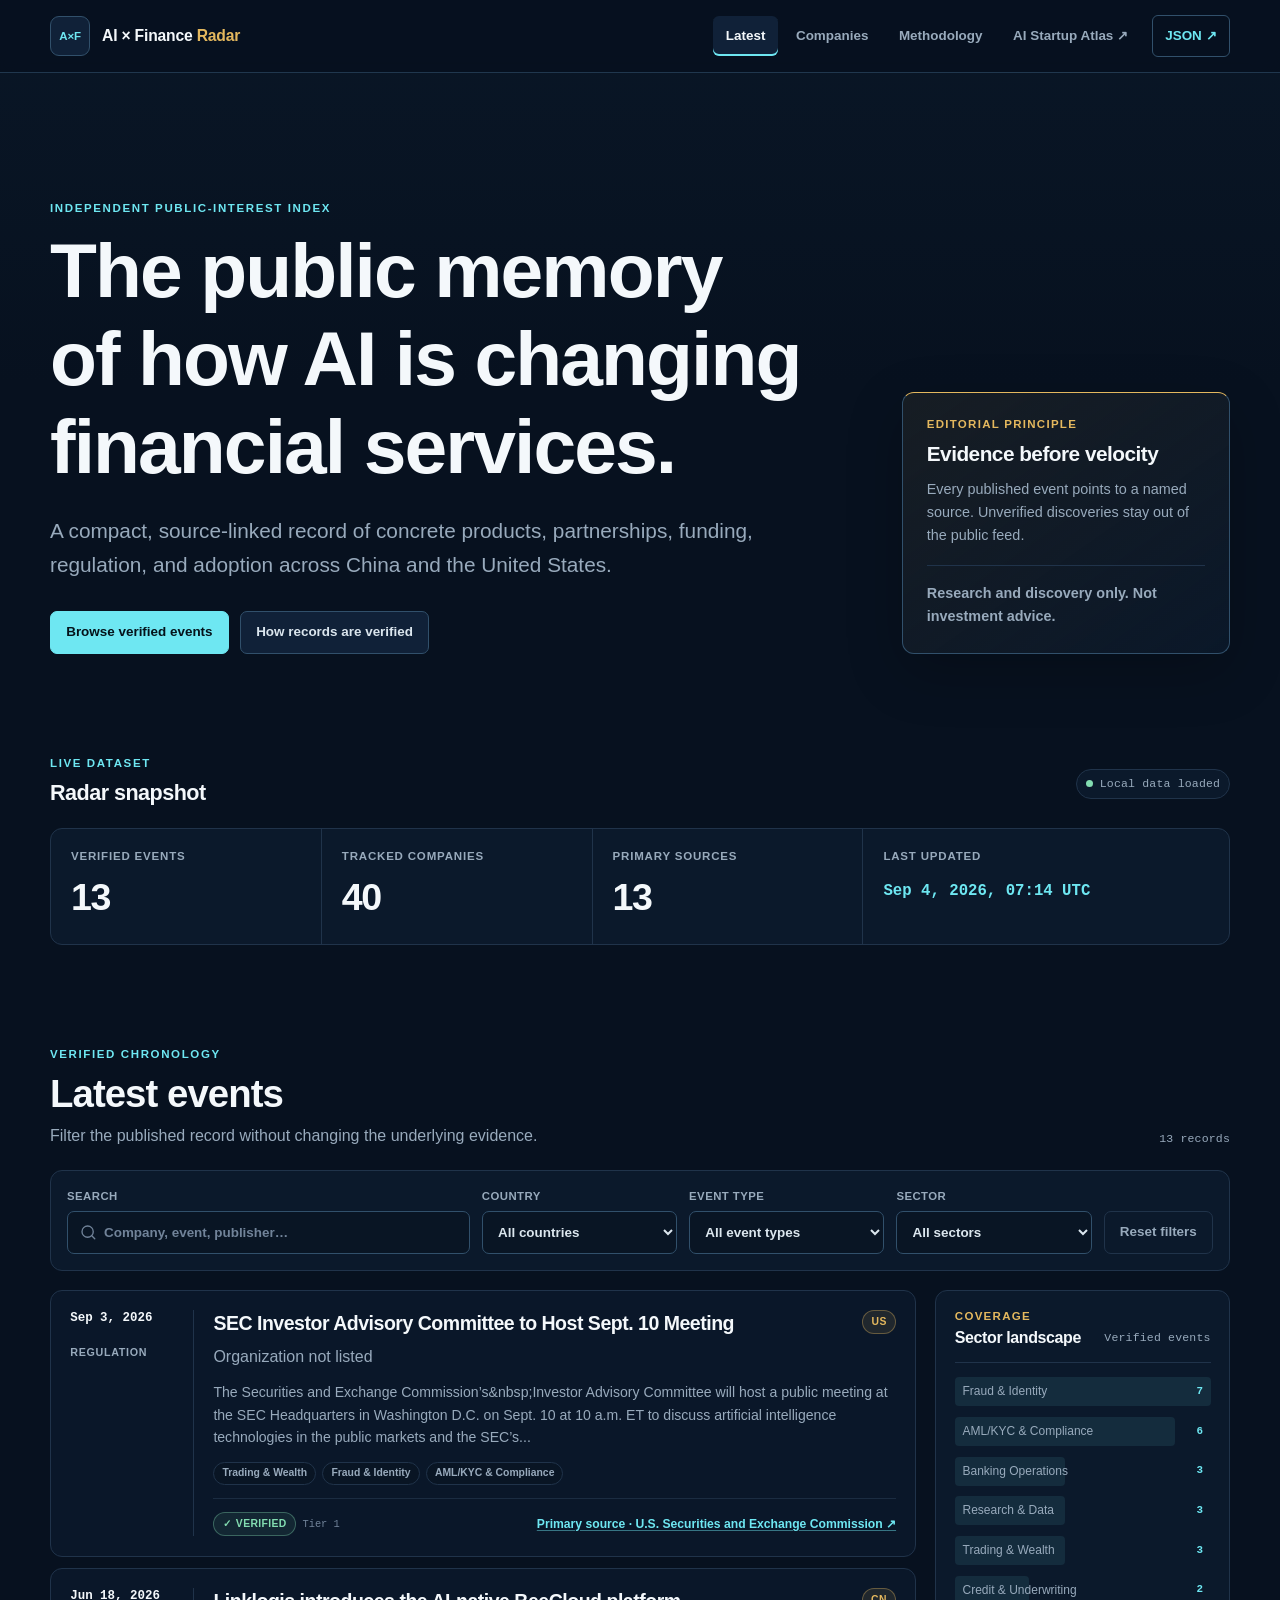
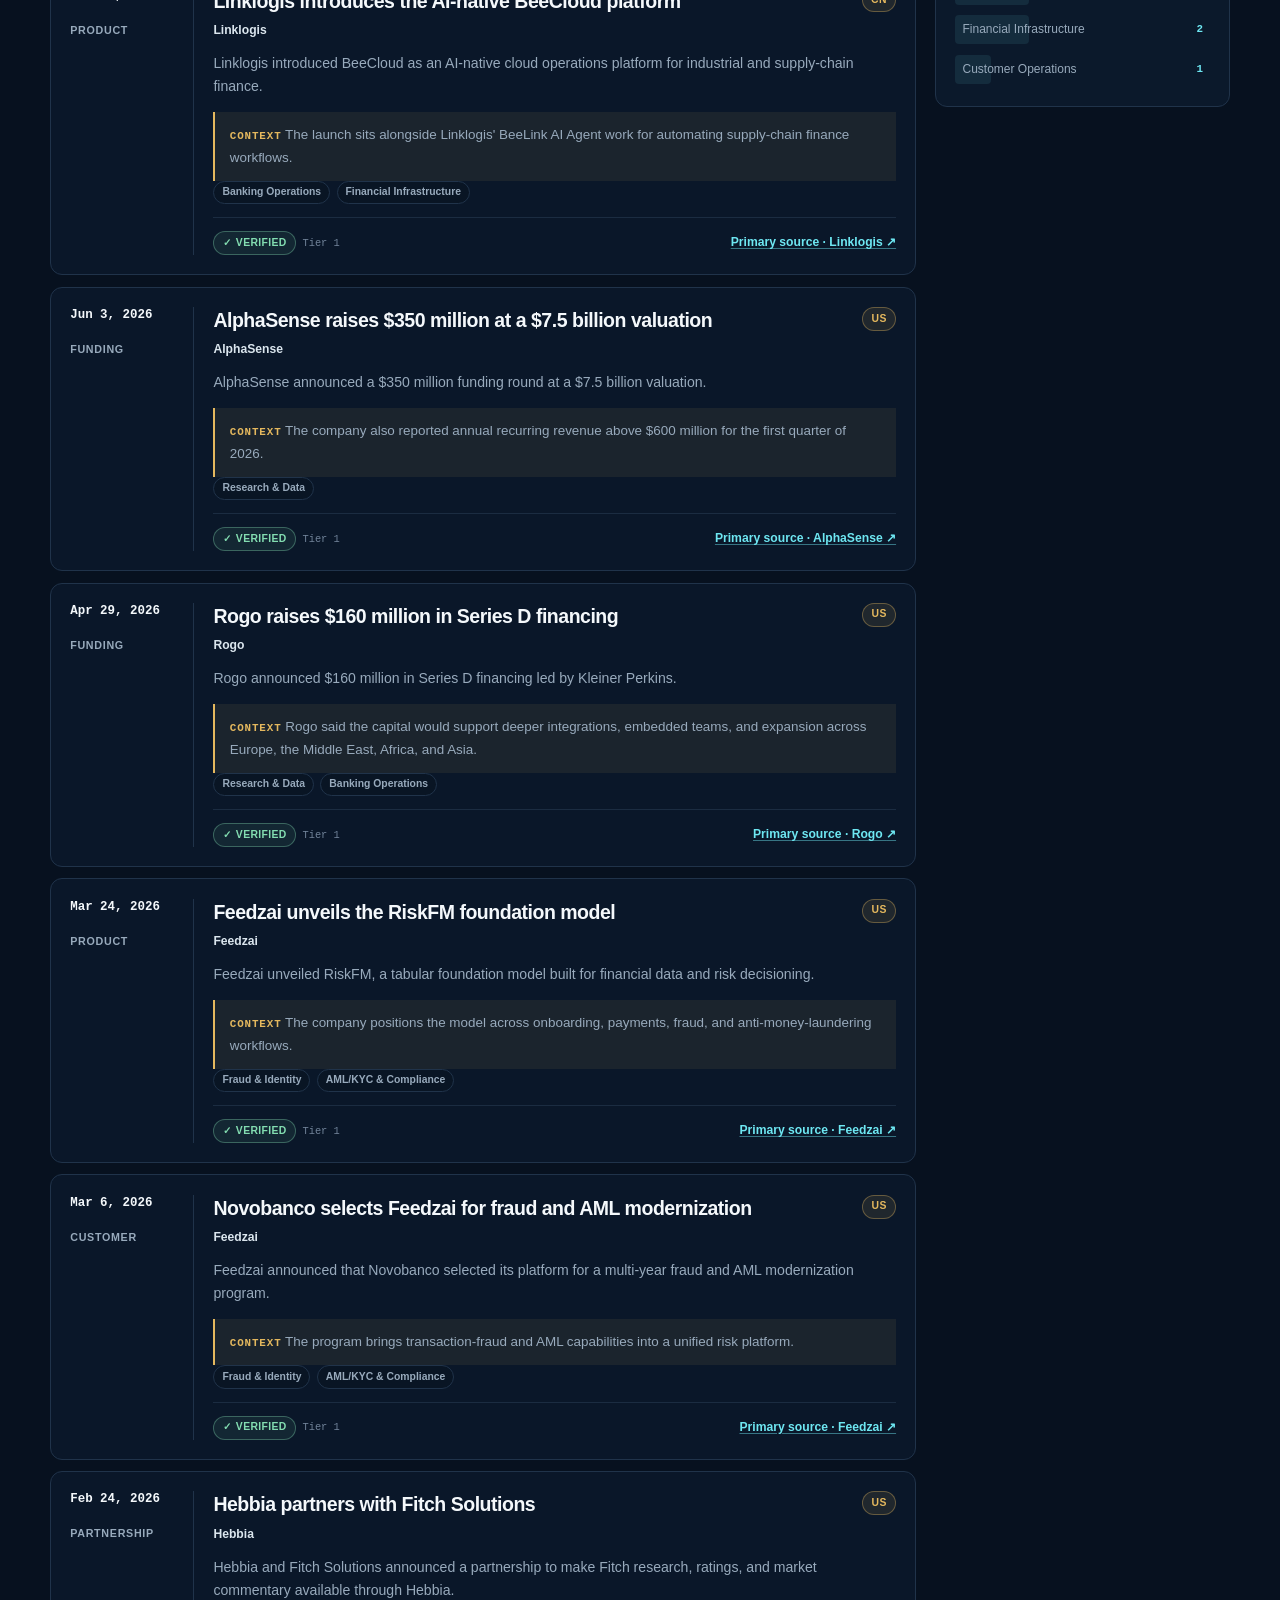
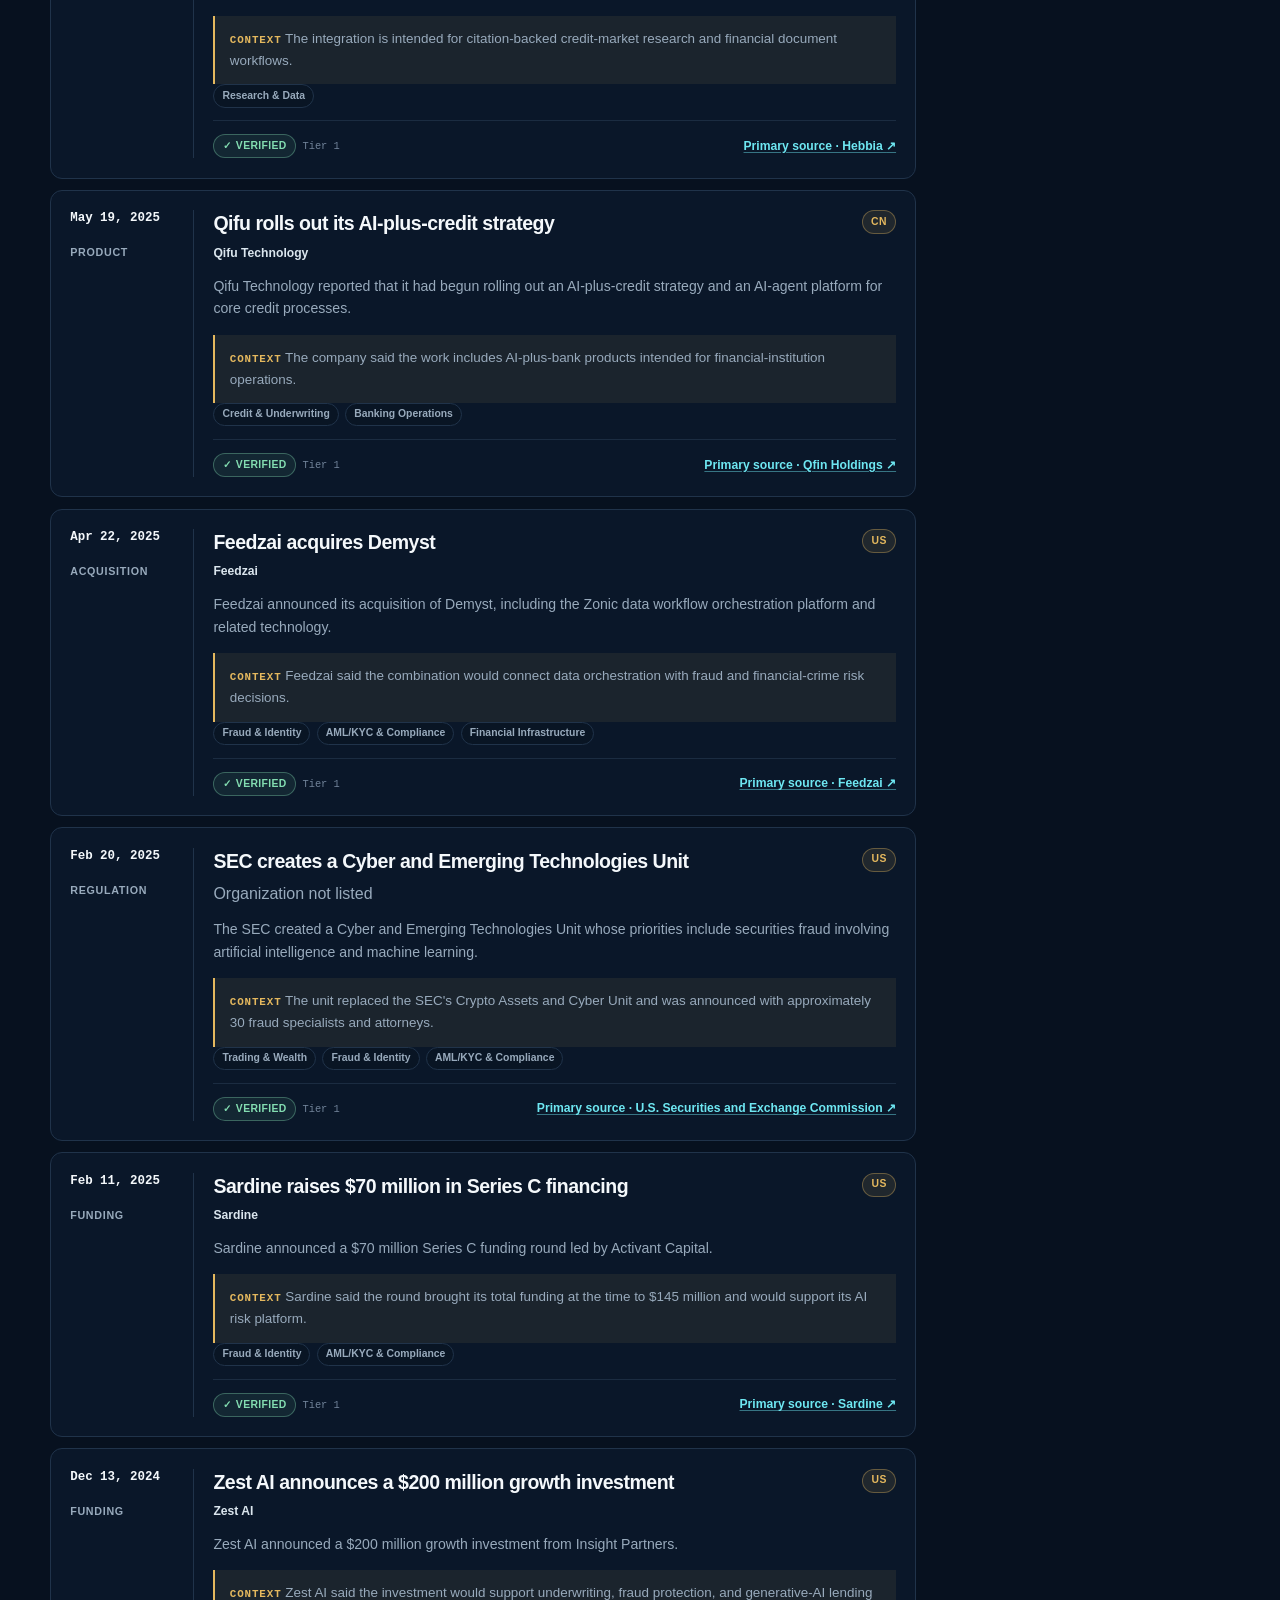
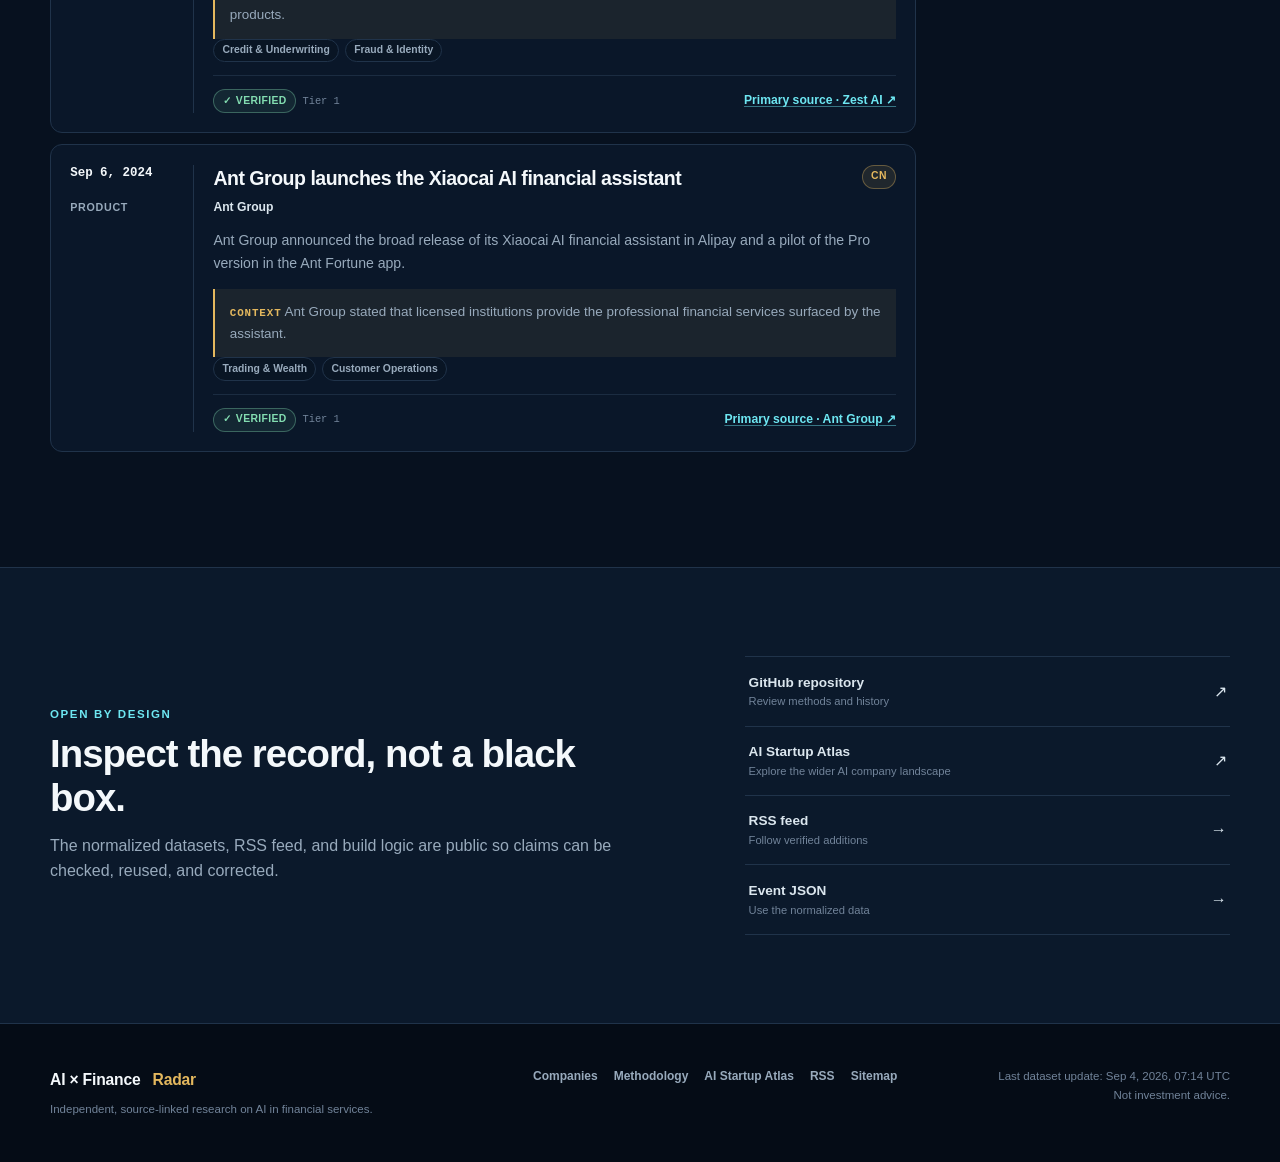
<file: index.html>
<!doctype html>
<html lang="en">
  <head>
    <meta charset="utf-8">
    <meta name="viewport" content="width=device-width, initial-scale=1">
    <meta name="color-scheme" content="dark">
    <meta name="theme-color" content="#07111f">
    <meta name="description" content="A source-linked public record of verified AI developments across financial services in China and the United States.">
    <meta name="robots" content="index,follow">
    <link rel="canonical" href="https://yzc-666.github.io/ai-finance-radar/">
    <meta property="og:type" content="website">
    <meta property="og:site_name" content="AI × Finance Radar">
    <meta property="og:title" content="AI × Finance Radar">
    <meta property="og:description" content="The public memory of how AI is changing financial services. Source-linked, independently maintained, and built for research.">
    <meta property="og:url" content="https://yzc-666.github.io/ai-finance-radar/">
    <meta property="og:image" content="https://yzc-666.github.io/ai-finance-radar/assets/icons/social-card.svg">
    <meta name="twitter:card" content="summary_large_image">
    <meta name="twitter:title" content="AI × Finance Radar">
    <meta name="twitter:description" content="Verified, source-linked AI developments across financial services.">
    <meta name="twitter:image" content="https://yzc-666.github.io/ai-finance-radar/assets/icons/social-card.svg">
    <title>AI × Finance Radar — Verified AI-finance developments</title>
    <link rel="icon" href="assets/icons/favicon.svg" type="image/svg+xml">
    <link rel="alternate" type="application/rss+xml" title="AI × Finance Radar" href="feed.xml">
    <link rel="stylesheet" href="assets/css/style.css">
    <script defer src="assets/js/app.js" data-radar-app></script>
  </head>
  <body data-page="events">
    <a class="skip-link" href="#main-content">Skip to content</a>
    <header class="site-header">
      <div class="shell header-shell">
        <a class="brand" href="index.html" aria-label="AI × Finance Radar home"><span class="brand-mark" aria-hidden="true">A×F</span><span class="brand-name">AI × Finance <strong>Radar</strong></span></a>
        <button class="nav-toggle" type="button" aria-expanded="false" aria-controls="primary-navigation" data-nav-toggle><span class="sr-only">Toggle navigation</span><span aria-hidden="true"></span><span aria-hidden="true"></span><span aria-hidden="true"></span></button>
        <nav class="primary-nav" id="primary-navigation" aria-label="Primary navigation" data-nav><a href="index.html" aria-current="page">Latest</a><a href="companies.html">Companies</a><a href="methodology.html">Methodology</a><a href="https://yzc-666.github.io/ai-startup-atlas/">AI Startup Atlas ↗</a><a class="nav-data-link" href="data/events.json">JSON <span aria-hidden="true">↗</span></a></nav>
      </div>
    </header>
    <main id="main-content">
      <section class="hero shell">
        <div class="hero-copy">
          <p class="eyebrow">Independent public-interest index</p>
          <h1>The public memory of how AI is changing financial services.</h1>
          <p class="hero-lede">A compact, source-linked record of concrete products, partnerships, funding, regulation, and adoption across China and the United States.</p>
          <div class="hero-actions" aria-label="Explore the Radar"><a class="button button-primary" href="#latest-events">Browse verified events</a><a class="button button-secondary" href="methodology.html">How records are verified</a></div>
        </div>
        <aside class="principle-card" aria-labelledby="principle-title"><p class="card-kicker">Editorial principle</p><h2 id="principle-title">Evidence before velocity</h2><p>Every published event points to a named source. Unverified discoveries stay out of the public feed.</p><p class="disclaimer-line">Research and discovery only. Not investment advice.</p></aside>
      </section>
      <section class="metrics-section shell" aria-labelledby="snapshot-heading">
        <div class="section-heading compact-heading"><div><p class="eyebrow">Live dataset</p><h2 id="snapshot-heading">Radar snapshot</h2></div><p class="data-status" data-data-status role="status">Loading local records…</p></div>
        <dl class="metric-grid">
          <div class="metric"><dt>Verified events</dt><dd data-stat="events">—</dd></div>
          <div class="metric"><dt>Tracked companies</dt><dd data-stat="companies">—</dd></div>
          <div class="metric"><dt>Primary sources</dt><dd data-stat="sources">—</dd></div>
          <div class="metric metric-wide"><dt>Last updated</dt><dd class="metric-date" data-stat="updated">—</dd></div>
        </dl>
      </section>
      <section class="content-section shell" id="latest-events" aria-labelledby="latest-heading">
        <div class="section-heading"><div><p class="eyebrow">Verified chronology</p><h2 id="latest-heading">Latest events</h2><p>Filter the published record without changing the underlying evidence.</p></div><span class="result-count" data-result-count aria-live="polite">Loading…</span></div>
        <form class="filter-panel" data-event-filters aria-label="Filter verified events">
          <label class="search-field"><span>Search</span><span class="input-wrap"><svg aria-hidden="true" viewBox="0 0 24 24" width="18" height="18"><path d="m21 21-4.3-4.3m2.3-5.2A7.5 7.5 0 1 1 4 11.5a7.5 7.5 0 0 1 15 0Z"/></svg><input type="search" name="q" autocomplete="off" placeholder="Company, event, publisher…" data-filter="q"></span></label>
          <label><span>Country</span><select name="country" data-filter="country"><option value="">All countries</option></select></label>
          <label><span>Event type</span><select name="type" data-filter="type"><option value="">All event types</option></select></label>
          <label><span>Sector</span><select name="sector" data-filter="sector"><option value="">All sectors</option></select></label>
          <button class="button button-quiet filter-reset" type="button" data-filter-reset>Reset filters</button>
        </form>
        <div class="radar-layout">
          <div><div class="event-list" data-event-list aria-busy="true"><noscript><div class="state-panel"><h3>JavaScript is required for the live feed</h3><p>The records remain available in <a href="data/events.json">events.json</a>.</p></div></noscript></div></div>
          <aside class="landscape-panel" aria-labelledby="landscape-heading"><div class="panel-heading"><div><p class="card-kicker">Coverage</p><h3 id="landscape-heading">Sector landscape</h3></div><span class="panel-note">Verified events</span></div><div class="landscape-list" data-sector-landscape><p class="muted">Loading sector coverage…</p></div></aside>
        </div>
      </section>
      <section class="access-section"><div class="shell access-grid">
        <div><p class="eyebrow">Open by design</p><h2>Inspect the record, not a black box.</h2><p>The normalized datasets, RSS feed, and build logic are public so claims can be checked, reused, and corrected.</p></div>
        <div class="access-links"><a href="https://github.com/yzc-666/ai-finance-radar" rel="noopener noreferrer"><span><strong>GitHub repository</strong><small>Review methods and history</small></span><span aria-hidden="true">↗</span></a><a href="https://yzc-666.github.io/ai-startup-atlas/"><span><strong>AI Startup Atlas</strong><small>Explore the wider AI company landscape</small></span><span aria-hidden="true">↗</span></a><a href="feed.xml"><span><strong>RSS feed</strong><small>Follow verified additions</small></span><span aria-hidden="true">→</span></a><a href="data/events.json"><span><strong>Event JSON</strong><small>Use the normalized data</small></span><span aria-hidden="true">→</span></a></div>
      </div></section>
    </main>
    <footer class="site-footer"><div class="shell footer-grid">
      <div><a class="brand footer-brand" href="index.html">AI × Finance <strong>Radar</strong></a><p>Independent, source-linked research on AI in financial services.</p></div>
      <nav aria-label="Footer navigation"><a href="companies.html">Companies</a><a href="methodology.html">Methodology</a><a href="https://yzc-666.github.io/ai-startup-atlas/">AI Startup Atlas</a><a href="feed.xml">RSS</a><a href="sitemap.xml">Sitemap</a></nav>
      <p class="footer-meta">Last dataset update: <span data-footer-updated>loading</span><br>Not investment advice.</p>
    </div></footer>
  </body>
</html>
</file>
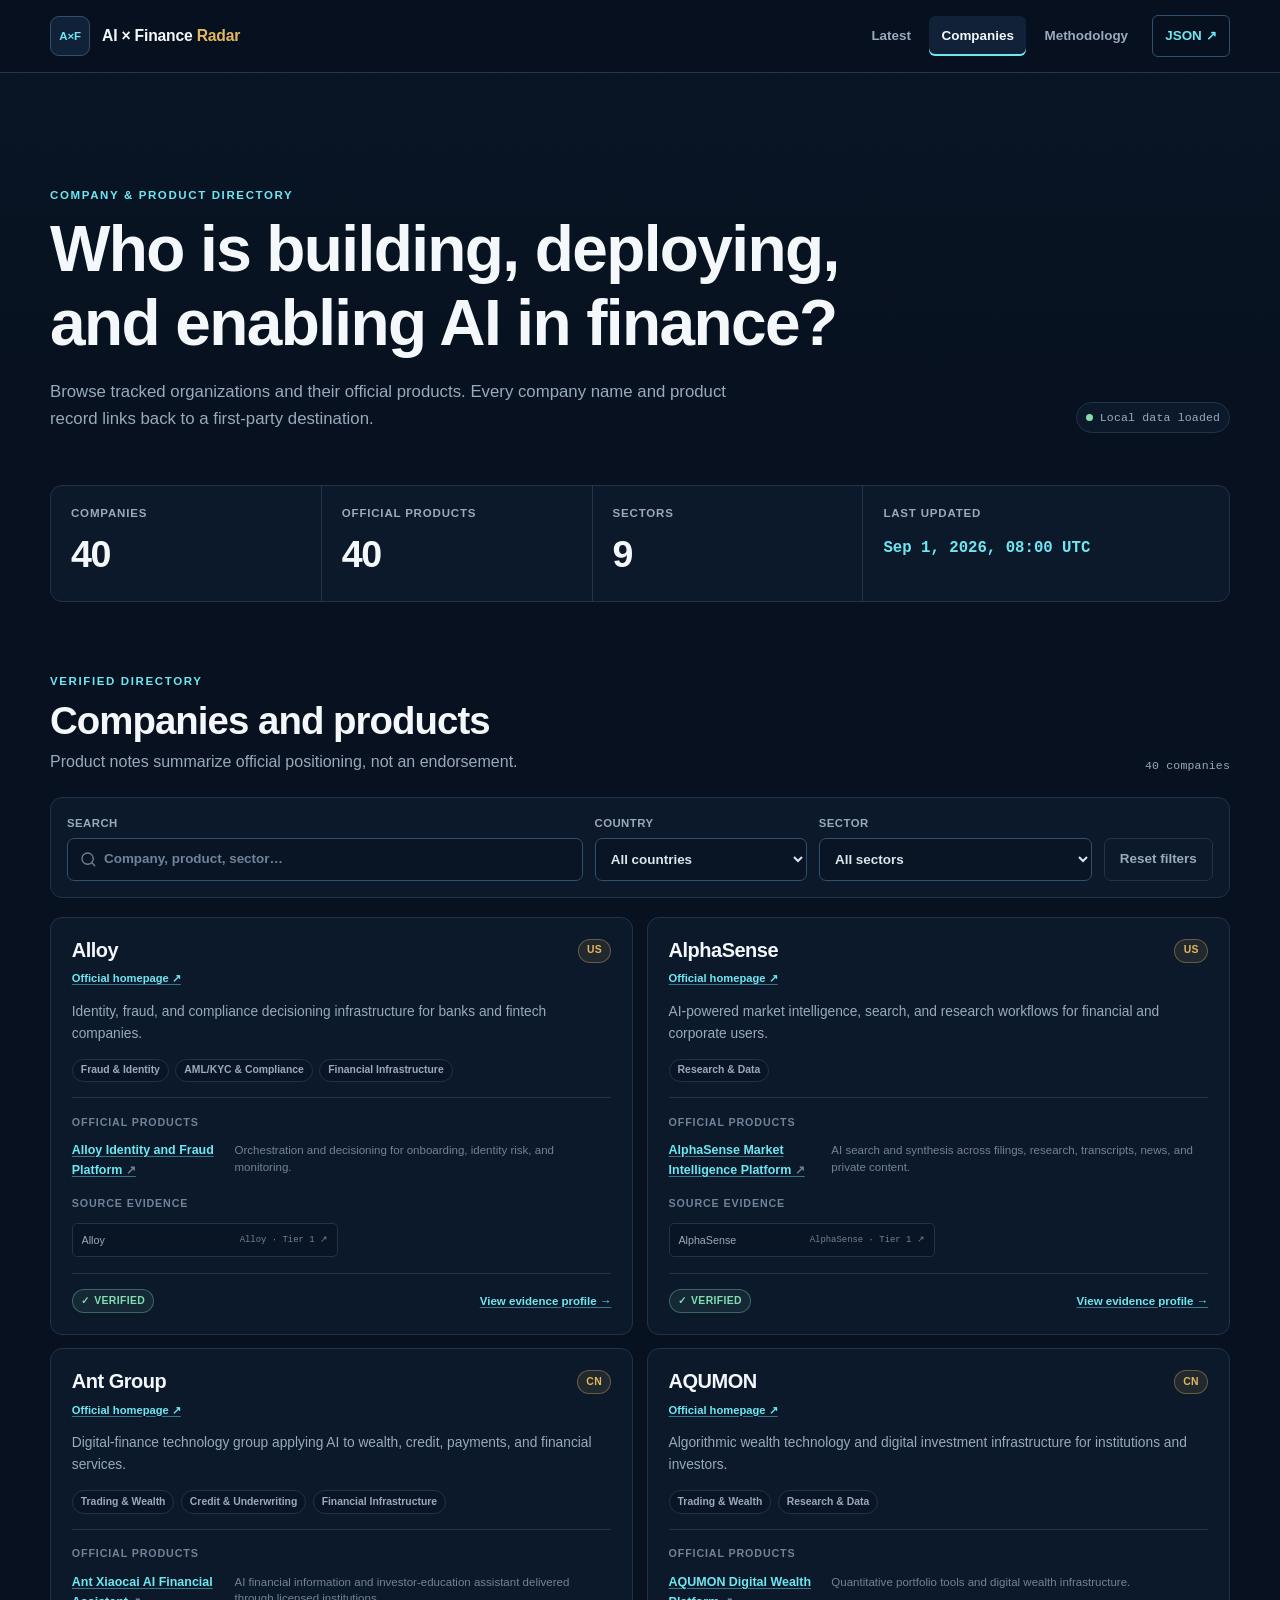
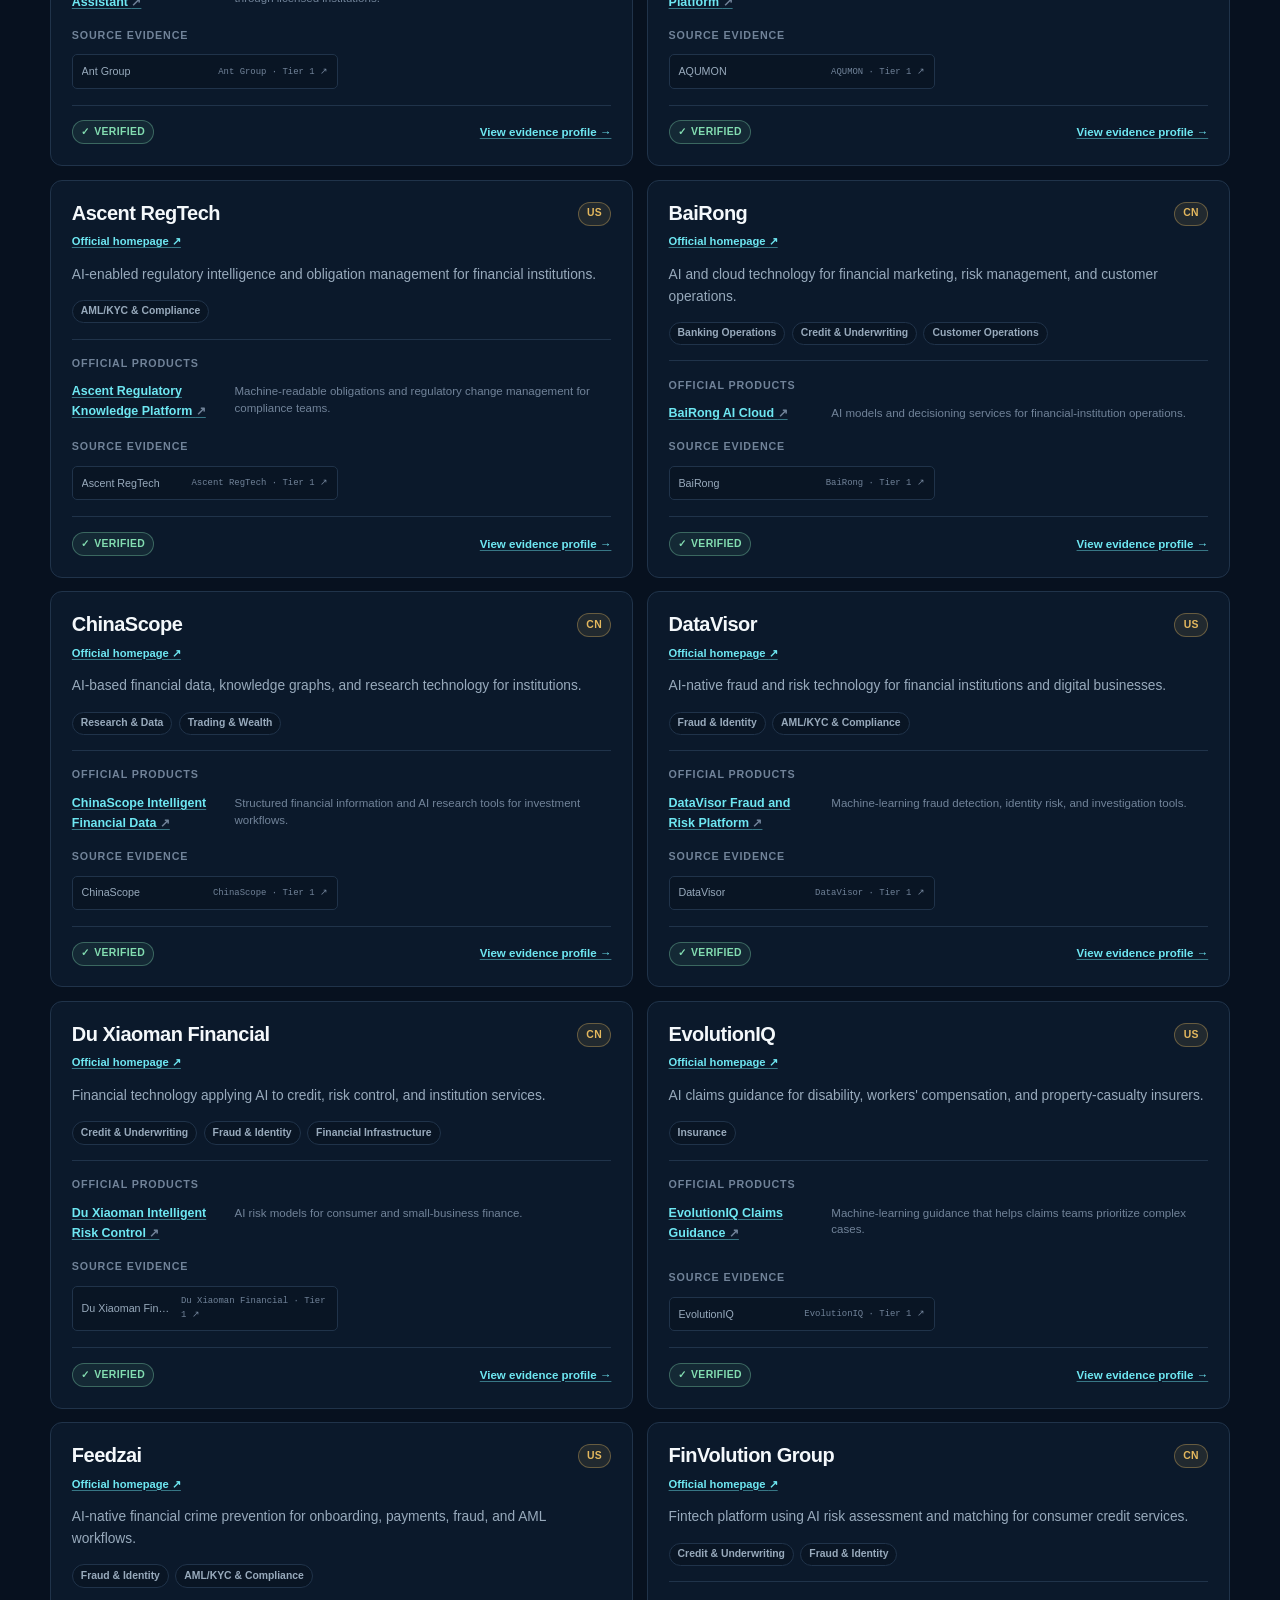
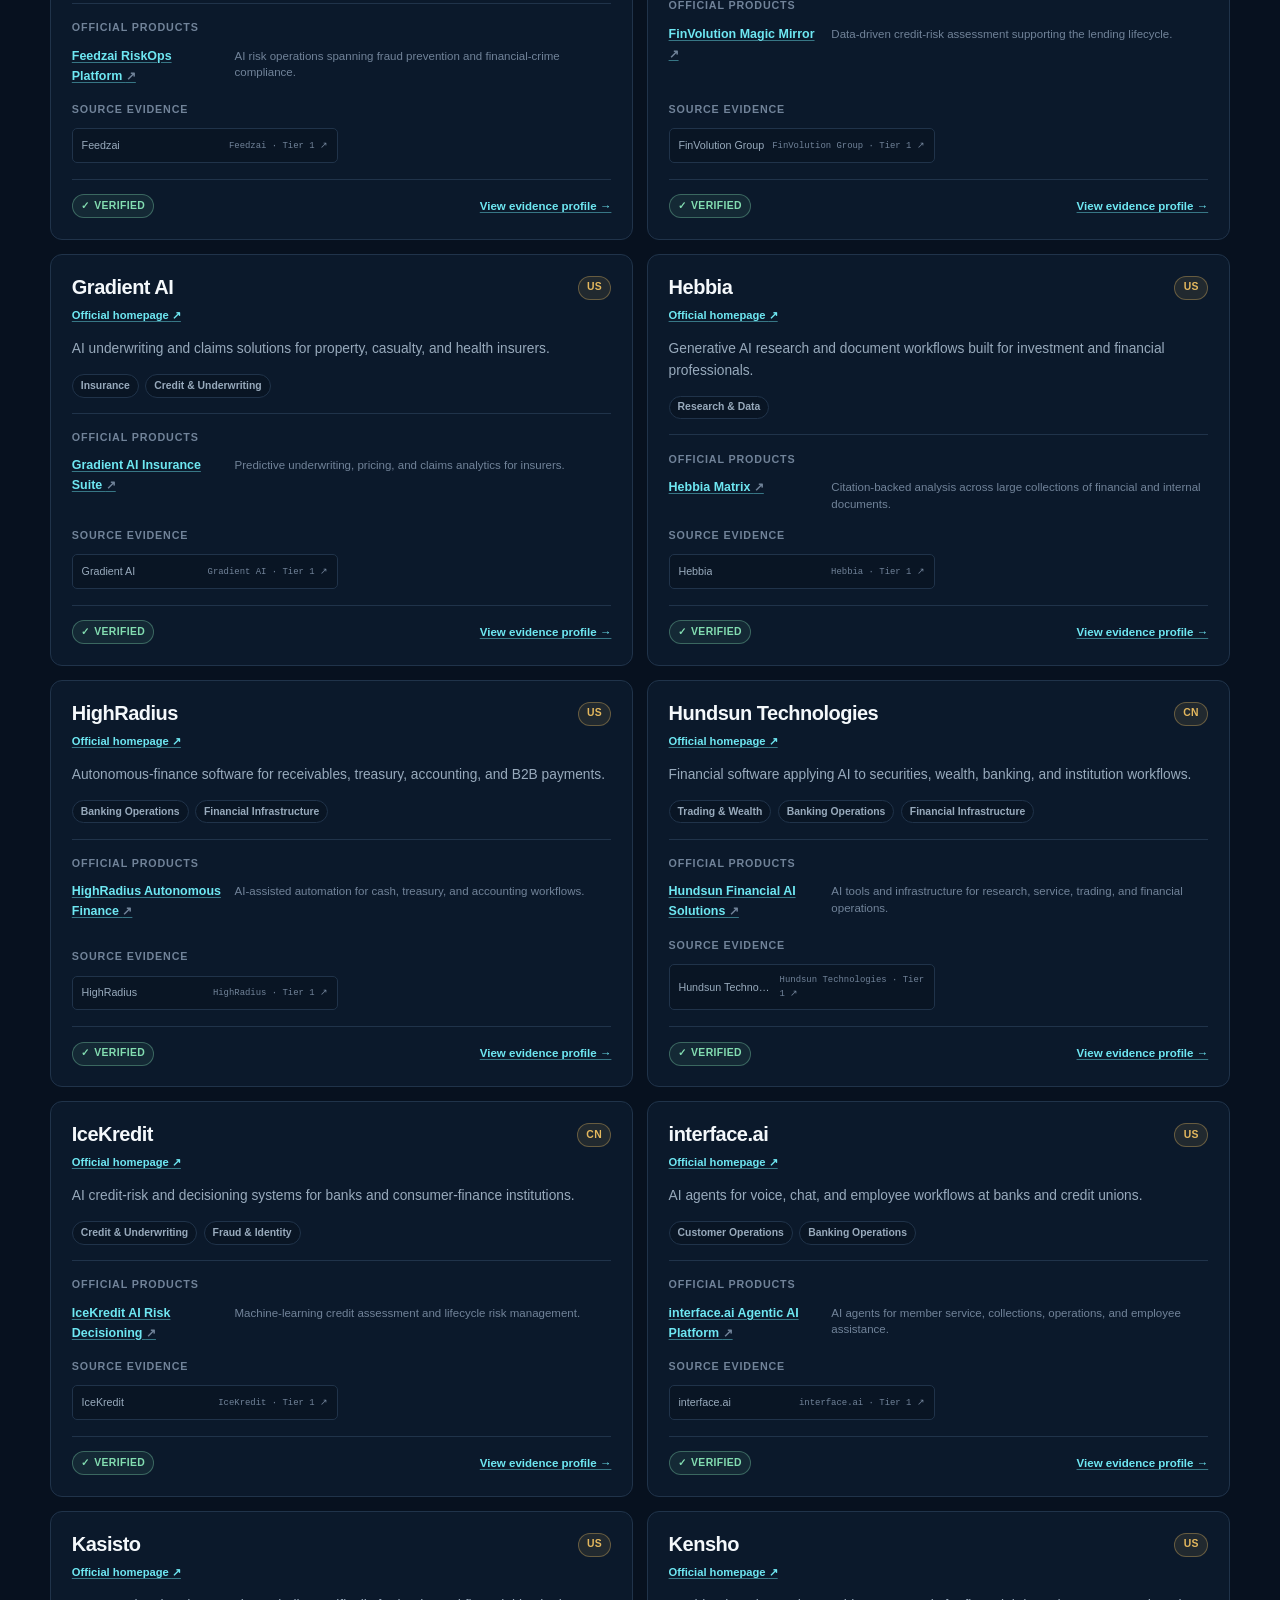
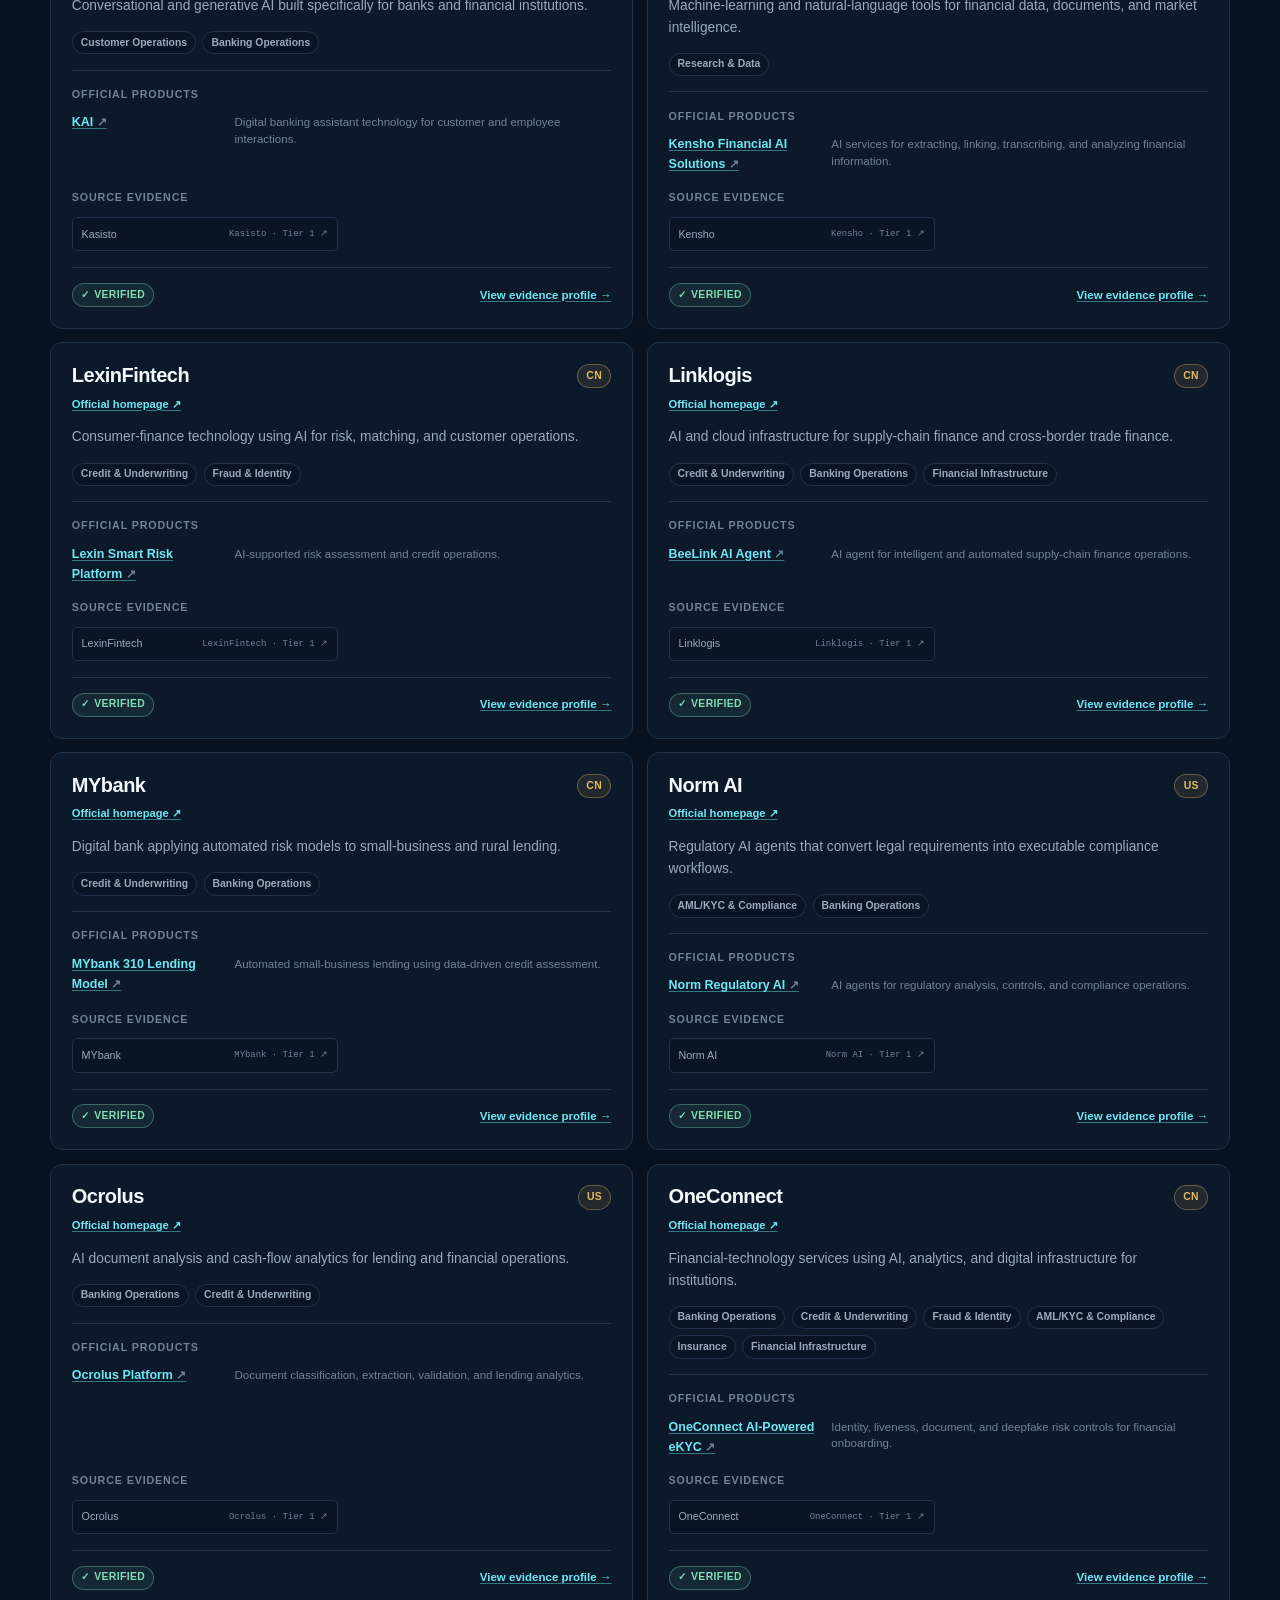
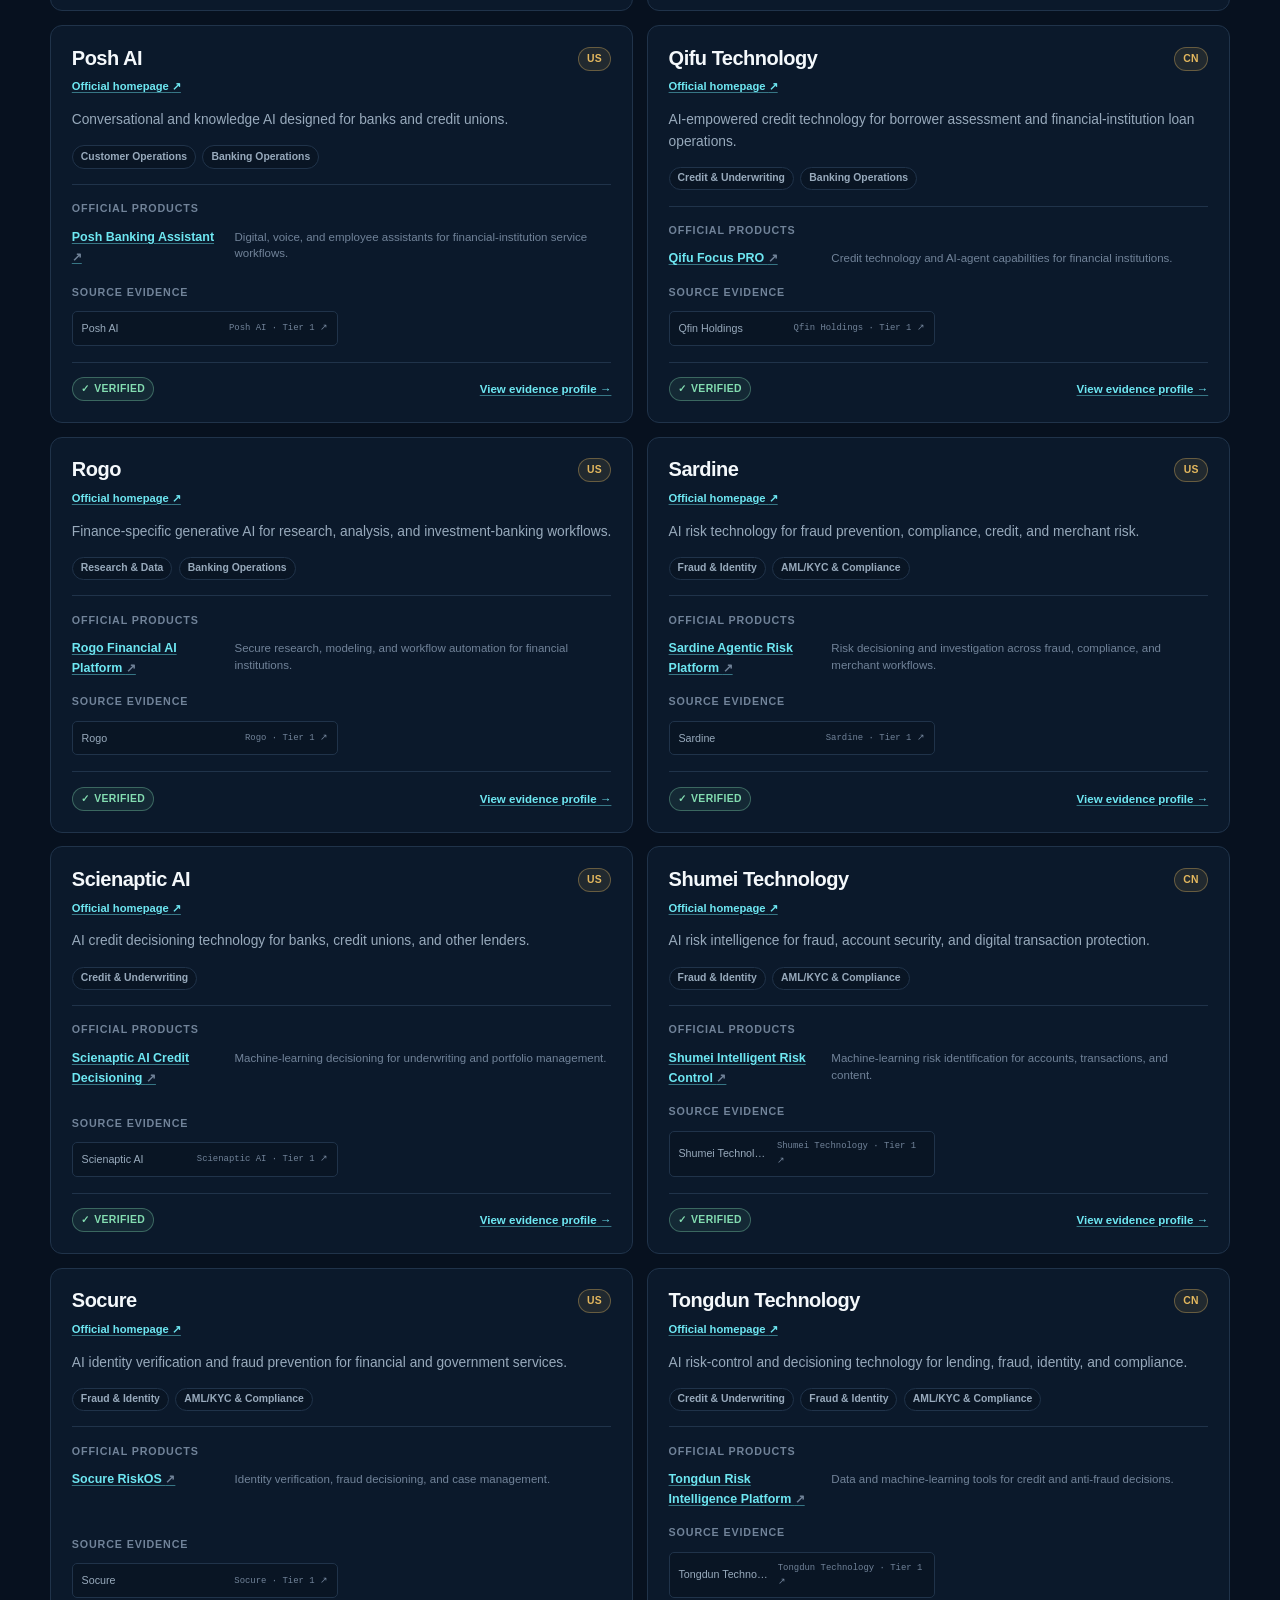
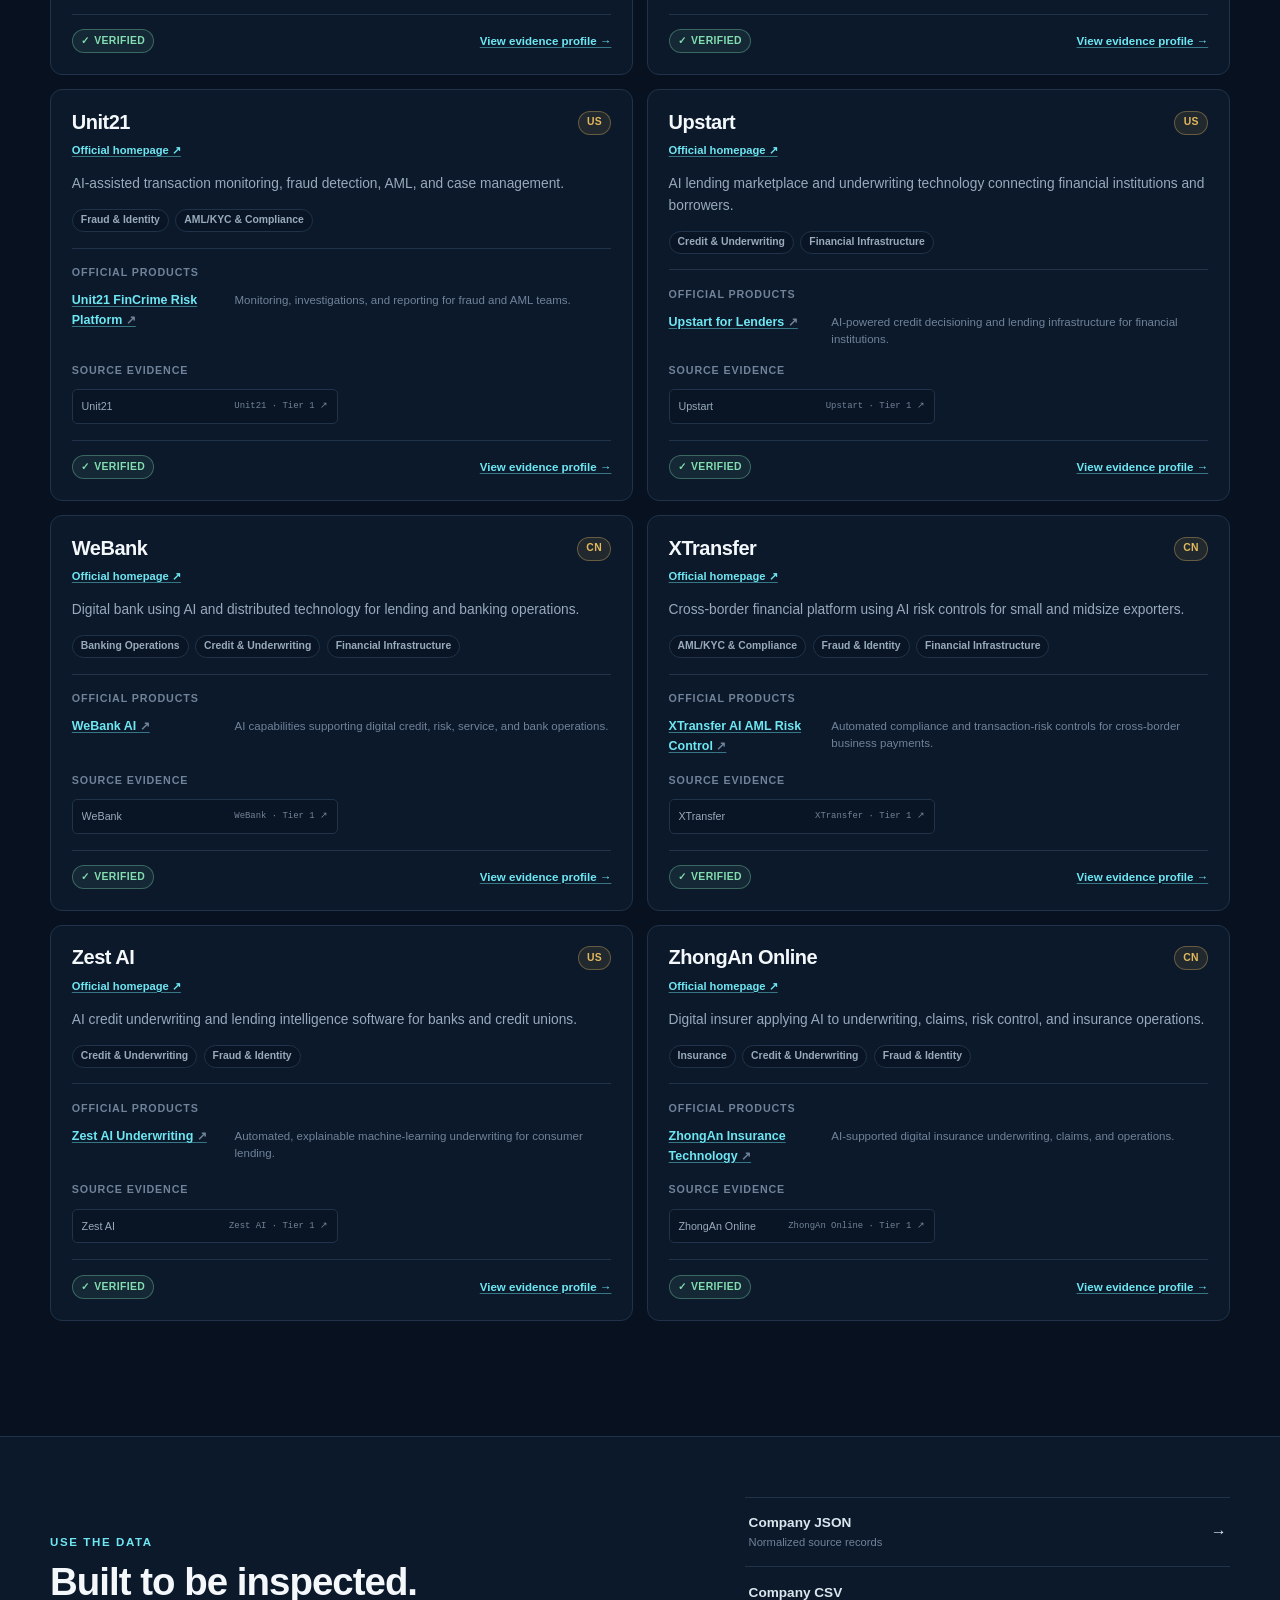
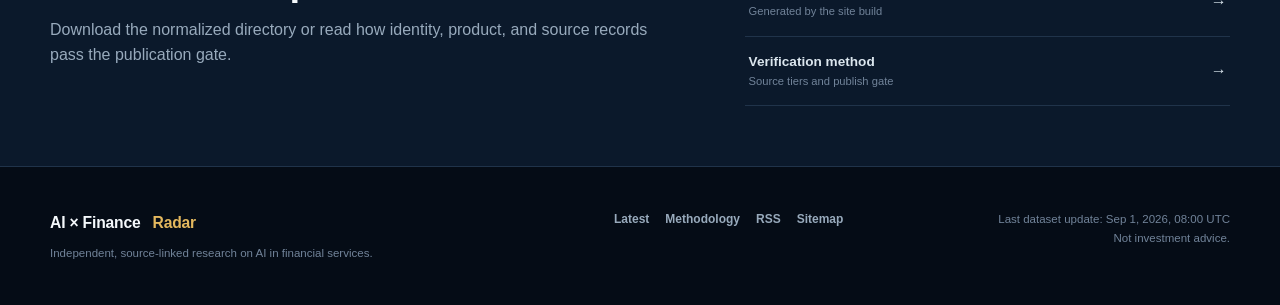
<file: companies.html>
<!doctype html>
<html lang="en">
  <head>
    <meta charset="utf-8">
    <meta name="viewport" content="width=device-width, initial-scale=1">
    <meta name="color-scheme" content="dark">
    <meta name="theme-color" content="#07111f">
    <meta name="description" content="A filterable directory of companies and official products tracked by AI × Finance Radar.">
    <meta name="robots" content="index,follow">
    <link rel="canonical" href="https://yzc-666.github.io/ai-finance-radar/companies.html">
    <meta property="og:type" content="website"><meta property="og:site_name" content="AI × Finance Radar">
    <meta property="og:title" content="Company & product directory — AI × Finance Radar">
    <meta property="og:description" content="Browse source-linked companies and official AI-finance products across China and the United States.">
    <meta property="og:url" content="https://yzc-666.github.io/ai-finance-radar/companies.html">
    <meta property="og:image" content="https://yzc-666.github.io/ai-finance-radar/assets/icons/social-card.svg">
    <meta name="twitter:card" content="summary_large_image"><meta name="twitter:title" content="Company & product directory — AI × Finance Radar">
    <meta name="twitter:description" content="Source-linked companies and official AI-finance products.">
    <meta name="twitter:image" content="https://yzc-666.github.io/ai-finance-radar/assets/icons/social-card.svg">
    <title>Company & product directory — AI × Finance Radar</title>
    <link rel="icon" href="assets/icons/favicon.svg" type="image/svg+xml">
    <link rel="alternate" type="application/rss+xml" title="AI × Finance Radar" href="feed.xml">
    <link rel="stylesheet" href="assets/css/style.css">
    <script defer src="assets/js/app.js" data-radar-app></script>
  </head>
  <body data-page="companies">
    <a class="skip-link" href="#main-content">Skip to content</a>
    <header class="site-header"><div class="shell header-shell">
      <a class="brand" href="index.html" aria-label="AI × Finance Radar home"><span class="brand-mark" aria-hidden="true">A×F</span><span class="brand-name">AI × Finance <strong>Radar</strong></span></a>
      <button class="nav-toggle" type="button" aria-expanded="false" aria-controls="primary-navigation" data-nav-toggle><span class="sr-only">Toggle navigation</span><span aria-hidden="true"></span><span aria-hidden="true"></span><span aria-hidden="true"></span></button>
      <nav class="primary-nav" id="primary-navigation" aria-label="Primary navigation" data-nav><a href="index.html">Latest</a><a href="companies.html" aria-current="page">Companies</a><a href="methodology.html">Methodology</a><a class="nav-data-link" href="data/companies.json">JSON <span aria-hidden="true">↗</span></a></nav>
    </div></header>
    <main id="main-content">
      <section class="page-hero shell"><div><p class="eyebrow">Company & product directory</p><h1>Who is building, deploying, and enabling AI in finance?</h1><p>Browse tracked organizations and their official products. Every company name and product record links back to a first-party destination.</p></div><p class="data-status" data-data-status role="status">Loading local records…</p></section>
      <section class="metrics-section shell directory-metrics" aria-label="Directory snapshot"><dl class="metric-grid">
        <div class="metric"><dt>Companies</dt><dd data-company-stat="companies">—</dd></div>
        <div class="metric"><dt>Official products</dt><dd data-company-stat="products">—</dd></div>
        <div class="metric"><dt>Sectors</dt><dd data-company-stat="sectors">—</dd></div>
        <div class="metric metric-wide"><dt>Last updated</dt><dd class="metric-date" data-company-stat="updated">—</dd></div>
      </dl></section>
      <section class="content-section shell directory-section" aria-labelledby="directory-heading">
        <div class="section-heading"><div><p class="eyebrow">Verified directory</p><h2 id="directory-heading">Companies and products</h2><p>Product notes summarize official positioning, not an endorsement.</p></div><span class="result-count" data-company-result-count aria-live="polite">Loading…</span></div>
        <form class="filter-panel company-filters" data-company-filters aria-label="Filter companies">
          <label class="search-field"><span>Search</span><span class="input-wrap"><svg aria-hidden="true" viewBox="0 0 24 24" width="18" height="18"><path d="m21 21-4.3-4.3m2.3-5.2A7.5 7.5 0 1 1 4 11.5a7.5 7.5 0 0 1 15 0Z"/></svg><input type="search" name="q" autocomplete="off" placeholder="Company, product, sector…" data-company-filter="q"></span></label>
          <label><span>Country</span><select name="country" data-company-filter="country"><option value="">All countries</option></select></label>
          <label><span>Sector</span><select name="sector" data-company-filter="sector"><option value="">All sectors</option></select></label>
          <button class="button button-quiet filter-reset" type="button" data-company-filter-reset>Reset filters</button>
        </form>
        <div class="company-list" data-company-list aria-busy="true"><noscript><div class="state-panel"><h3>JavaScript is required for the directory</h3><p>The records remain available in <a href="data/companies.json">companies.json</a>.</p></div></noscript></div>
      </section>
      <section class="access-section compact-access"><div class="shell access-grid">
        <div><p class="eyebrow">Use the data</p><h2>Built to be inspected.</h2><p>Download the normalized directory or read how identity, product, and source records pass the publication gate.</p></div>
        <div class="access-links"><a href="data/companies.json"><span><strong>Company JSON</strong><small>Normalized source records</small></span><span aria-hidden="true">→</span></a><a href="data/exports/companies.csv"><span><strong>Company CSV</strong><small>Generated by the site build</small></span><span aria-hidden="true">→</span></a><a href="methodology.html"><span><strong>Verification method</strong><small>Source tiers and publish gate</small></span><span aria-hidden="true">→</span></a></div>
      </div></section>
    </main>
    <footer class="site-footer"><div class="shell footer-grid">
      <div><a class="brand footer-brand" href="index.html">AI × Finance <strong>Radar</strong></a><p>Independent, source-linked research on AI in financial services.</p></div>
      <nav aria-label="Footer navigation"><a href="index.html">Latest</a><a href="methodology.html">Methodology</a><a href="feed.xml">RSS</a><a href="sitemap.xml">Sitemap</a></nav>
      <p class="footer-meta">Last dataset update: <span data-footer-updated>loading</span><br>Not investment advice.</p>
    </div></footer>
  </body>
</html>
</file>
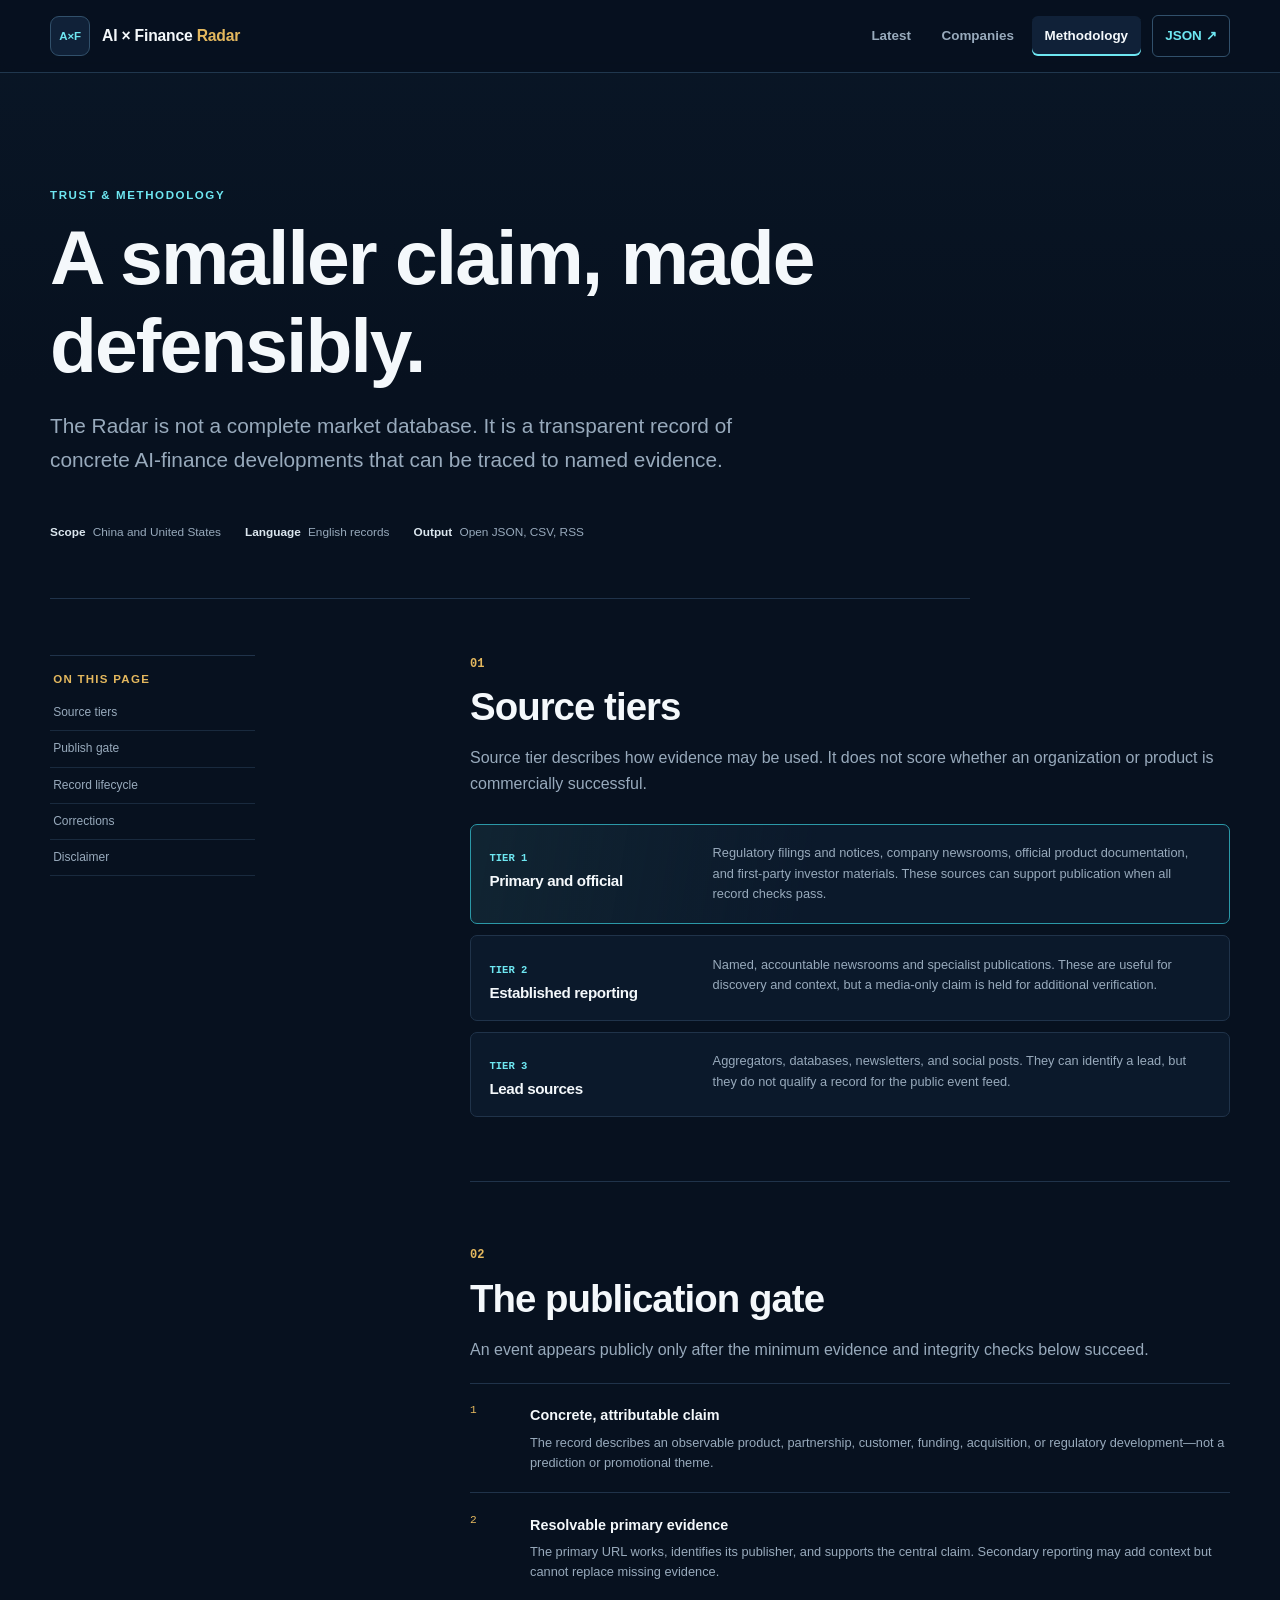
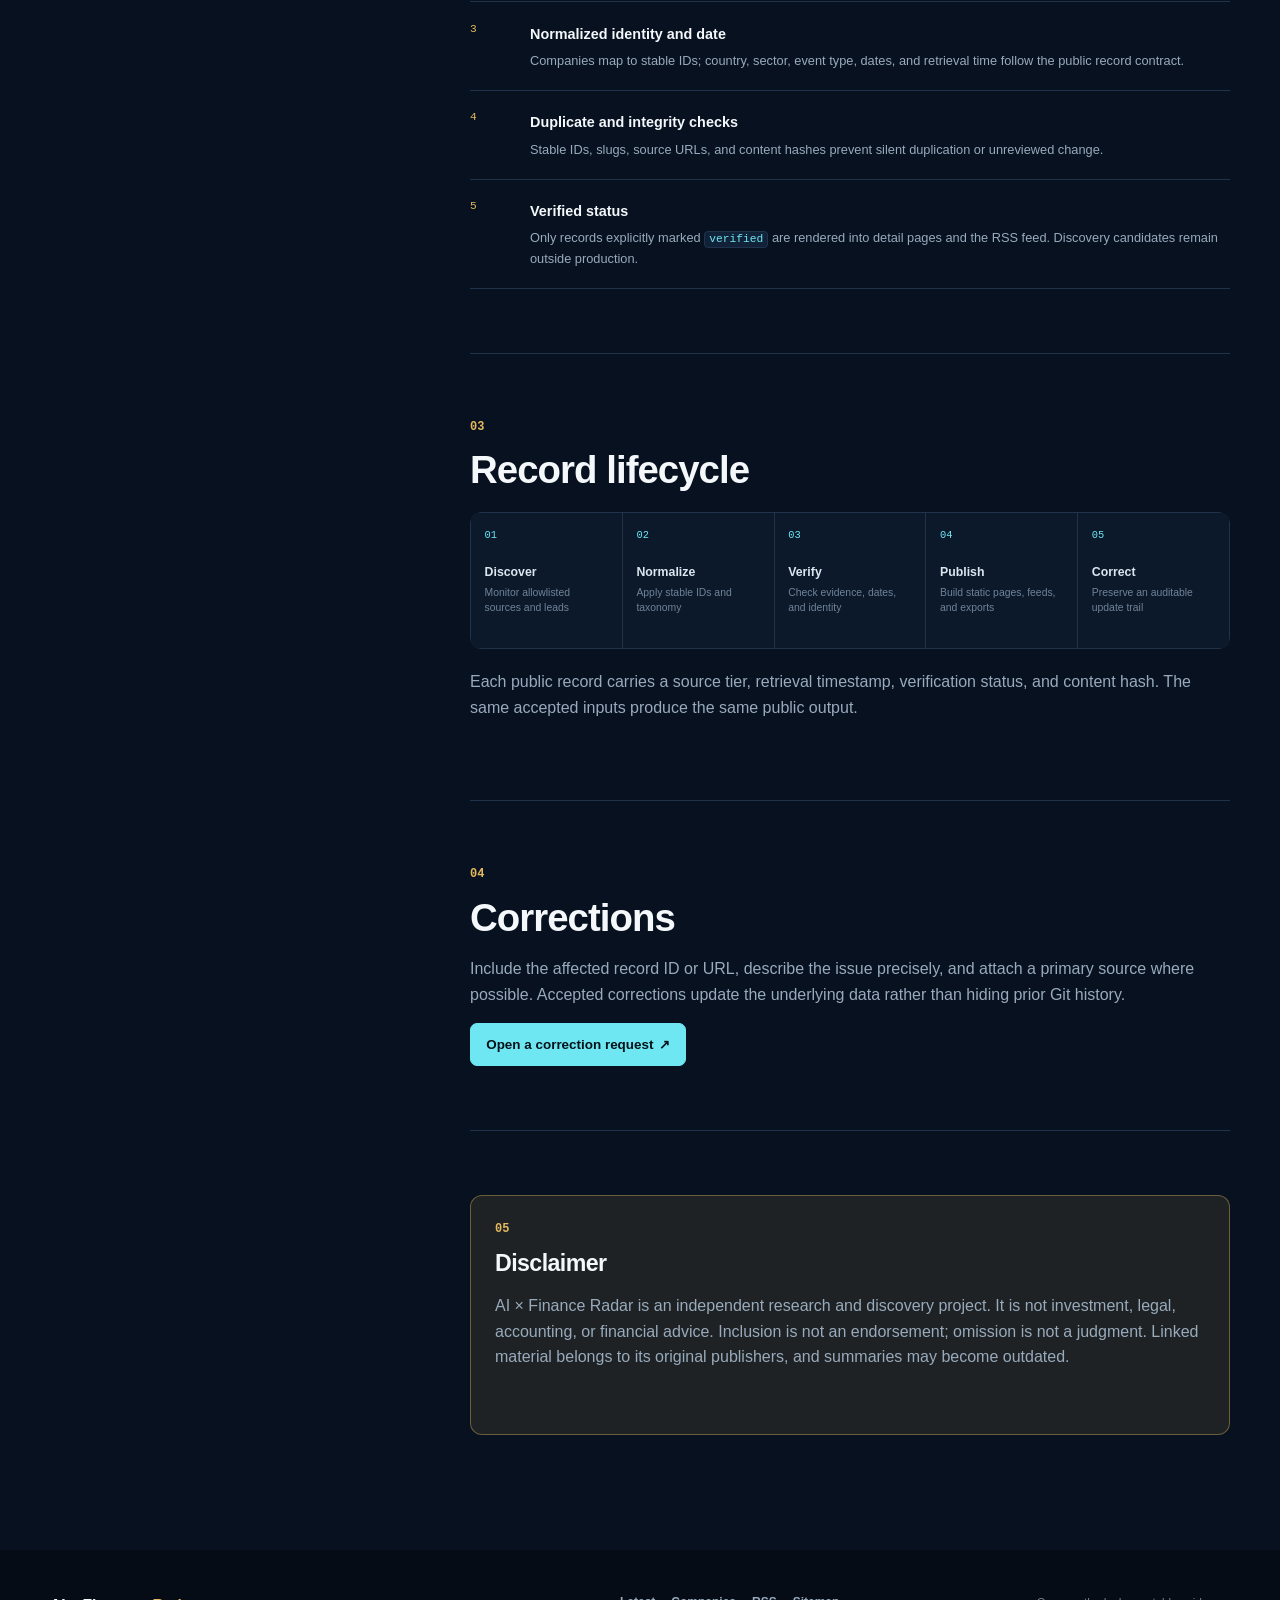
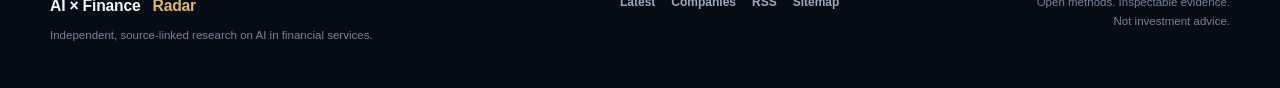
<file: methodology.html>
<!doctype html>
<html lang="en">
  <head>
    <meta charset="utf-8">
    <meta name="viewport" content="width=device-width, initial-scale=1">
    <meta name="color-scheme" content="dark"><meta name="theme-color" content="#07111f">
    <meta name="description" content="How AI × Finance Radar tiers sources, verifies records, handles corrections, and keeps unverified discoveries out of the public feed.">
    <meta name="robots" content="index,follow">
    <link rel="canonical" href="https://yzc-666.github.io/ai-finance-radar/methodology.html">
    <meta property="og:type" content="article"><meta property="og:site_name" content="AI × Finance Radar">
    <meta property="og:title" content="Methodology — AI × Finance Radar">
    <meta property="og:description" content="A concise explanation of source tiers, verification, publication gates, and corrections.">
    <meta property="og:url" content="https://yzc-666.github.io/ai-finance-radar/methodology.html">
    <meta property="og:image" content="https://yzc-666.github.io/ai-finance-radar/assets/icons/social-card.svg">
    <meta name="twitter:card" content="summary_large_image"><meta name="twitter:title" content="Methodology — AI × Finance Radar">
    <meta name="twitter:description" content="How the Radar verifies and publishes source-linked records.">
    <meta name="twitter:image" content="https://yzc-666.github.io/ai-finance-radar/assets/icons/social-card.svg">
    <title>Methodology — AI × Finance Radar</title>
    <link rel="icon" href="assets/icons/favicon.svg" type="image/svg+xml">
    <link rel="alternate" type="application/rss+xml" title="AI × Finance Radar" href="feed.xml">
    <link rel="stylesheet" href="assets/css/style.css">
    <script defer src="assets/js/app.js" data-radar-app></script>
  </head>
  <body data-page="methodology">
    <a class="skip-link" href="#main-content">Skip to content</a>
    <header class="site-header"><div class="shell header-shell">
      <a class="brand" href="index.html" aria-label="AI × Finance Radar home"><span class="brand-mark" aria-hidden="true">A×F</span><span class="brand-name">AI × Finance <strong>Radar</strong></span></a>
      <button class="nav-toggle" type="button" aria-expanded="false" aria-controls="primary-navigation" data-nav-toggle><span class="sr-only">Toggle navigation</span><span aria-hidden="true"></span><span aria-hidden="true"></span><span aria-hidden="true"></span></button>
      <nav class="primary-nav" id="primary-navigation" aria-label="Primary navigation" data-nav><a href="index.html">Latest</a><a href="companies.html">Companies</a><a href="methodology.html" aria-current="page">Methodology</a><a class="nav-data-link" href="data/events.json">JSON <span aria-hidden="true">↗</span></a></nav>
    </div></header>
    <main id="main-content">
      <article class="methodology shell">
        <header class="methodology-hero"><p class="eyebrow">Trust & methodology</p><h1>A smaller claim, made defensibly.</h1><p class="hero-lede">The Radar is not a complete market database. It is a transparent record of concrete AI-finance developments that can be traced to named evidence.</p><div class="method-meta" aria-label="Method summary"><span><strong>Scope</strong> China and United States</span><span><strong>Language</strong> English records</span><span><strong>Output</strong> Open JSON, CSV, RSS</span></div></header>
        <div class="method-layout">
          <nav class="method-toc" aria-label="On this page"><p class="card-kicker">On this page</p><a href="#source-tiers">Source tiers</a><a href="#publish-gate">Publish gate</a><a href="#record-lifecycle">Record lifecycle</a><a href="#corrections">Corrections</a><a href="#disclaimer">Disclaimer</a></nav>
          <div class="prose">
            <section id="source-tiers">
              <p class="section-number">01</p><h2>Source tiers</h2><p>Source tier describes how evidence may be used. It does not score whether an organization or product is commercially successful.</p>
              <div class="tier-list">
                <article class="tier-card tier-primary"><div><span class="tier-label">Tier 1</span><h3>Primary and official</h3></div><p>Regulatory filings and notices, company newsrooms, official product documentation, and first-party investor materials. These sources can support publication when all record checks pass.</p></article>
                <article class="tier-card"><div><span class="tier-label">Tier 2</span><h3>Established reporting</h3></div><p>Named, accountable newsrooms and specialist publications. These are useful for discovery and context, but a media-only claim is held for additional verification.</p></article>
                <article class="tier-card"><div><span class="tier-label">Tier 3</span><h3>Lead sources</h3></div><p>Aggregators, databases, newsletters, and social posts. They can identify a lead, but they do not qualify a record for the public event feed.</p></article>
              </div>
            </section>
            <section id="publish-gate">
              <p class="section-number">02</p><h2>The publication gate</h2><p>An event appears publicly only after the minimum evidence and integrity checks below succeed.</p>
              <ol class="gate-list">
                <li><span>1</span><div><strong>Concrete, attributable claim</strong><p>The record describes an observable product, partnership, customer, funding, acquisition, or regulatory development—not a prediction or promotional theme.</p></div></li>
                <li><span>2</span><div><strong>Resolvable primary evidence</strong><p>The primary URL works, identifies its publisher, and supports the central claim. Secondary reporting may add context but cannot replace missing evidence.</p></div></li>
                <li><span>3</span><div><strong>Normalized identity and date</strong><p>Companies map to stable IDs; country, sector, event type, dates, and retrieval time follow the public record contract.</p></div></li>
                <li><span>4</span><div><strong>Duplicate and integrity checks</strong><p>Stable IDs, slugs, source URLs, and content hashes prevent silent duplication or unreviewed change.</p></div></li>
                <li><span>5</span><div><strong>Verified status</strong><p>Only records explicitly marked <code>verified</code> are rendered into detail pages and the RSS feed. Discovery candidates remain outside production.</p></div></li>
              </ol>
            </section>
            <section id="record-lifecycle">
              <p class="section-number">03</p><h2>Record lifecycle</h2>
              <div class="lifecycle" role="list" aria-label="Record lifecycle"><div role="listitem"><span>01</span><strong>Discover</strong><small>Monitor allowlisted sources and leads</small></div><div role="listitem"><span>02</span><strong>Normalize</strong><small>Apply stable IDs and taxonomy</small></div><div role="listitem"><span>03</span><strong>Verify</strong><small>Check evidence, dates, and identity</small></div><div role="listitem"><span>04</span><strong>Publish</strong><small>Build static pages, feeds, and exports</small></div><div role="listitem"><span>05</span><strong>Correct</strong><small>Preserve an auditable update trail</small></div></div>
              <p>Each public record carries a source tier, retrieval timestamp, verification status, and content hash. The same accepted inputs produce the same public output.</p>
            </section>
            <section id="corrections"><p class="section-number">04</p><h2>Corrections</h2><p>Include the affected record ID or URL, describe the issue precisely, and attach a primary source where possible. Accepted corrections update the underlying data rather than hiding prior Git history.</p><a class="button button-primary" href="https://github.com/yzc-666/ai-finance-radar/issues/new?labels=correction&amp;title=Correction%3A%20" rel="noopener noreferrer">Open a correction request <span aria-hidden="true">↗</span></a></section>
            <section class="disclaimer-panel" id="disclaimer"><p class="section-number">05</p><h2>Disclaimer</h2><p>AI × Finance Radar is an independent research and discovery project. It is not investment, legal, accounting, or financial advice. Inclusion is not an endorsement; omission is not a judgment. Linked material belongs to its original publishers, and summaries may become outdated.</p></section>
          </div>
        </div>
      </article>
    </main>
    <footer class="site-footer"><div class="shell footer-grid"><div><a class="brand footer-brand" href="index.html">AI × Finance <strong>Radar</strong></a><p>Independent, source-linked research on AI in financial services.</p></div><nav aria-label="Footer navigation"><a href="index.html">Latest</a><a href="companies.html">Companies</a><a href="feed.xml">RSS</a><a href="sitemap.xml">Sitemap</a></nav><p class="footer-meta">Open methods. Inspectable evidence.<br>Not investment advice.</p></div></footer>
  </body>
</html>
</file>
<file: assets/css/style.css>
@import url("./styles.css");

/*
 * Canonical GitHub Pages entrypoint. The visual system remains split from this
 * small compatibility layer so existing cached builds can migrate cleanly.
 */

.event-context {
  margin: 0.9rem 0 0;
  padding: 0.75rem 0.9rem;
  border-left: 2px solid var(--gold);
  background: color-mix(in srgb, var(--gold) 8%, transparent);
  color: var(--ink-muted);
  font-size: 0.84rem;
  line-height: 1.65;
}

.event-context strong {
  color: var(--gold);
  font-family: var(--font-mono);
  font-size: 0.68rem;
  letter-spacing: 0.08em;
  text-transform: uppercase;
}

.event-source-meta {
  flex-wrap: wrap;
}

.is-deep-linked {
  border-color: var(--cyan) !important;
  box-shadow: 0 0 0 3px color-mix(in srgb, var(--cyan) 15%, transparent);
}

@supports not (background: color-mix(in srgb, white, black)) {
  .event-context {
    background: rgba(210, 168, 87, 0.08);
  }

  .is-deep-linked {
    box-shadow: 0 0 0 3px rgba(75, 210, 226, 0.14);
  }
}
</file>
